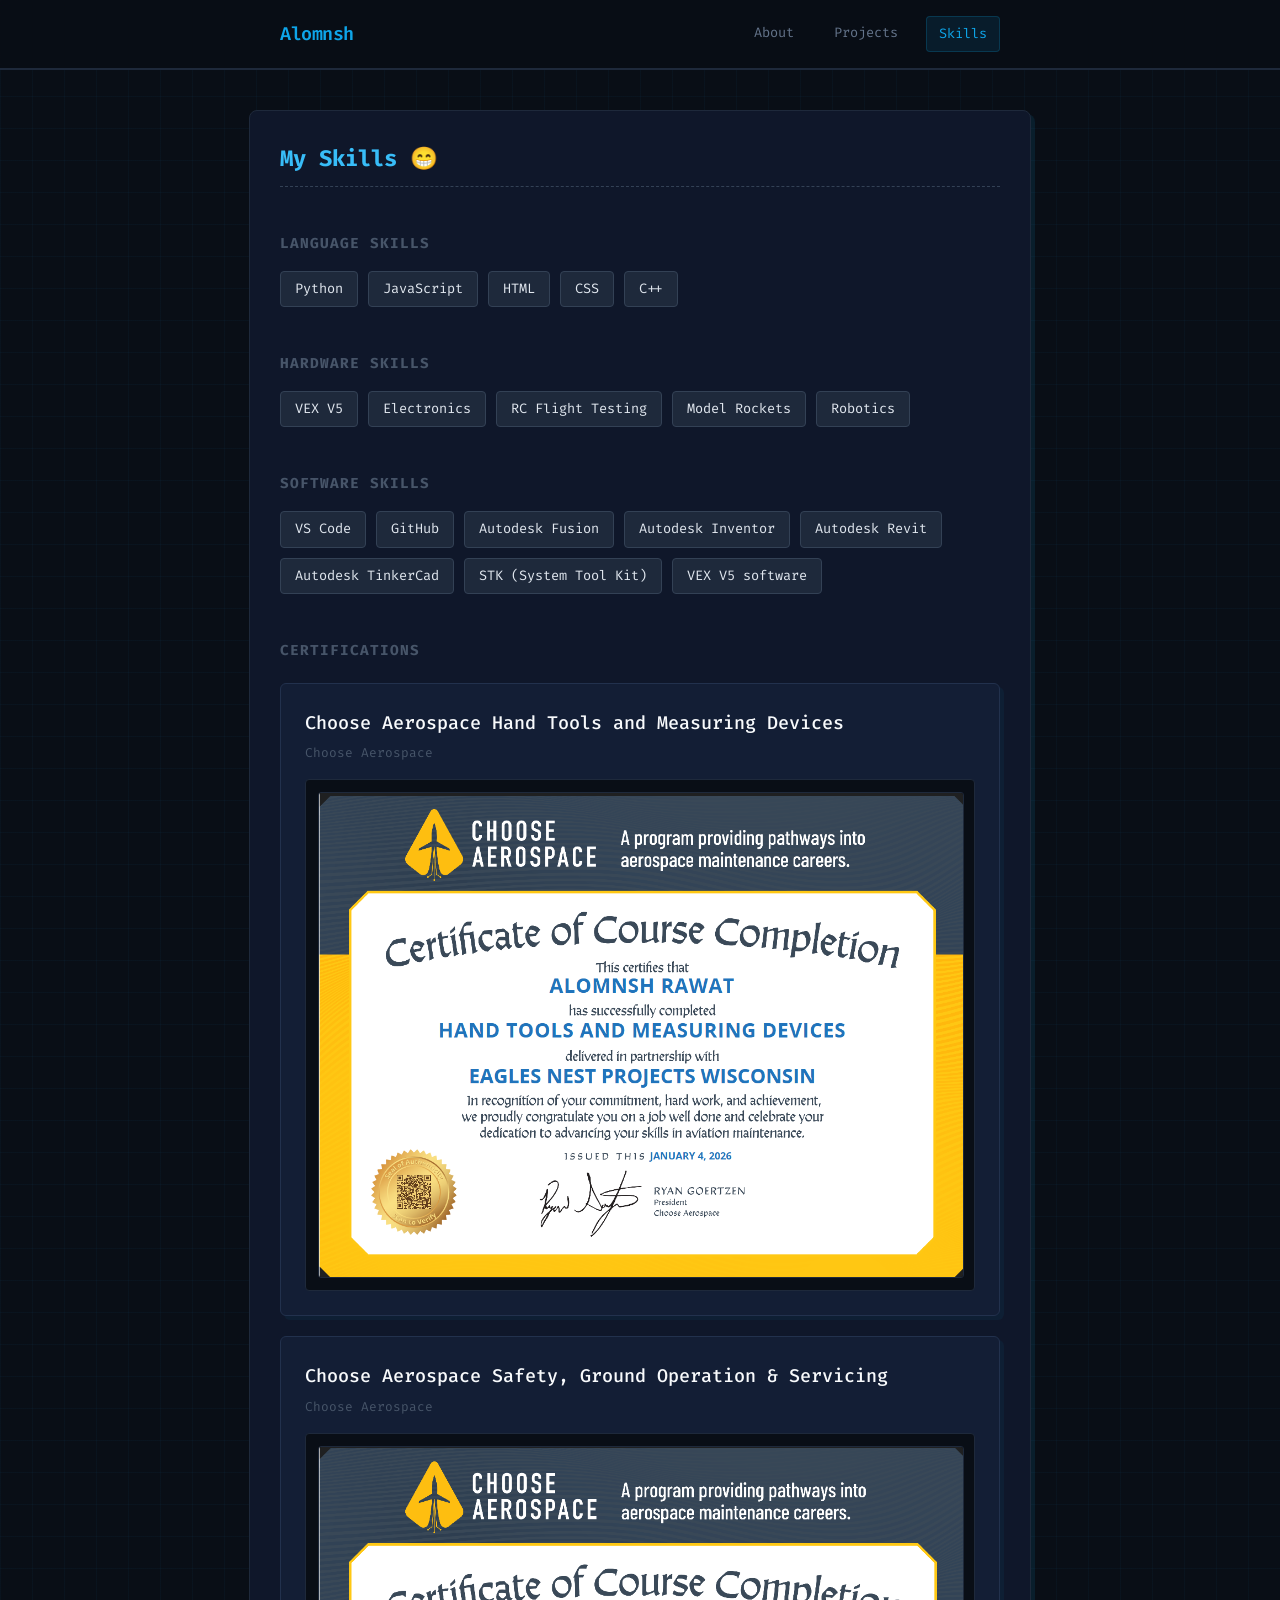
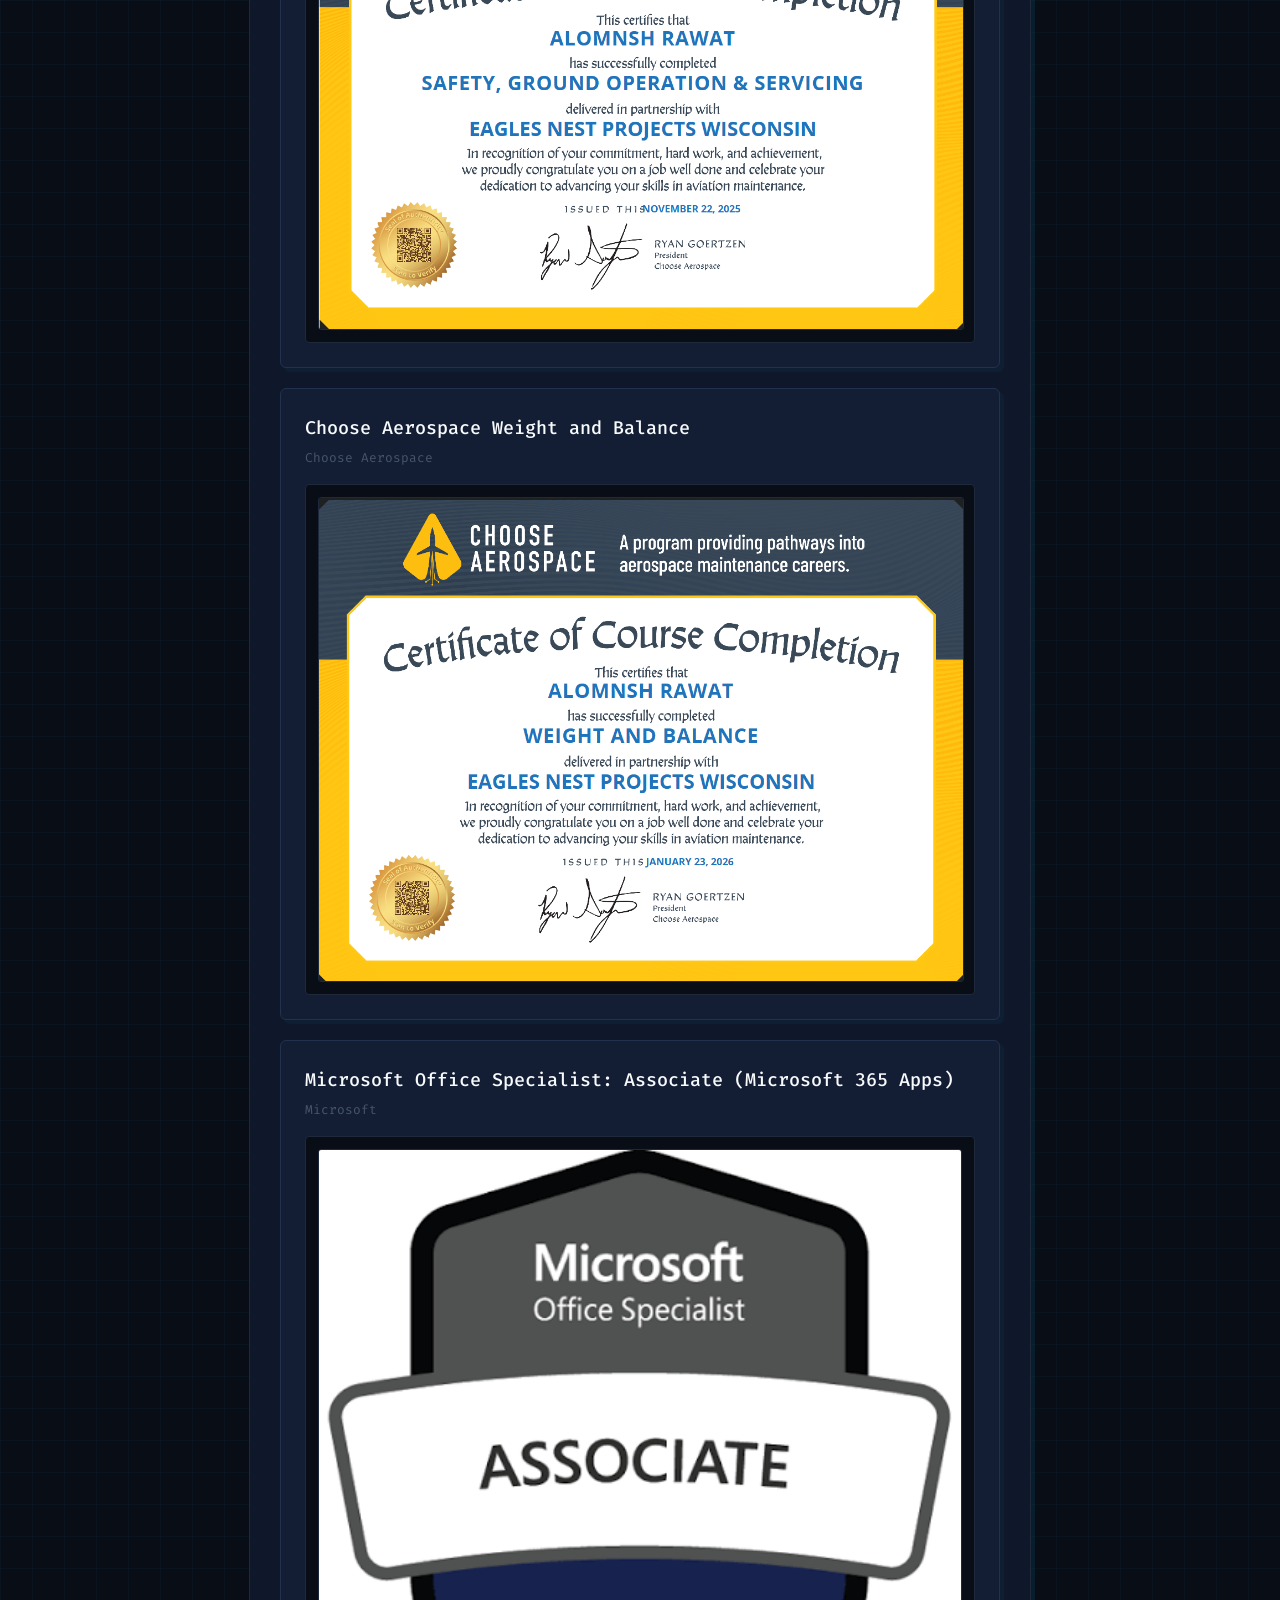
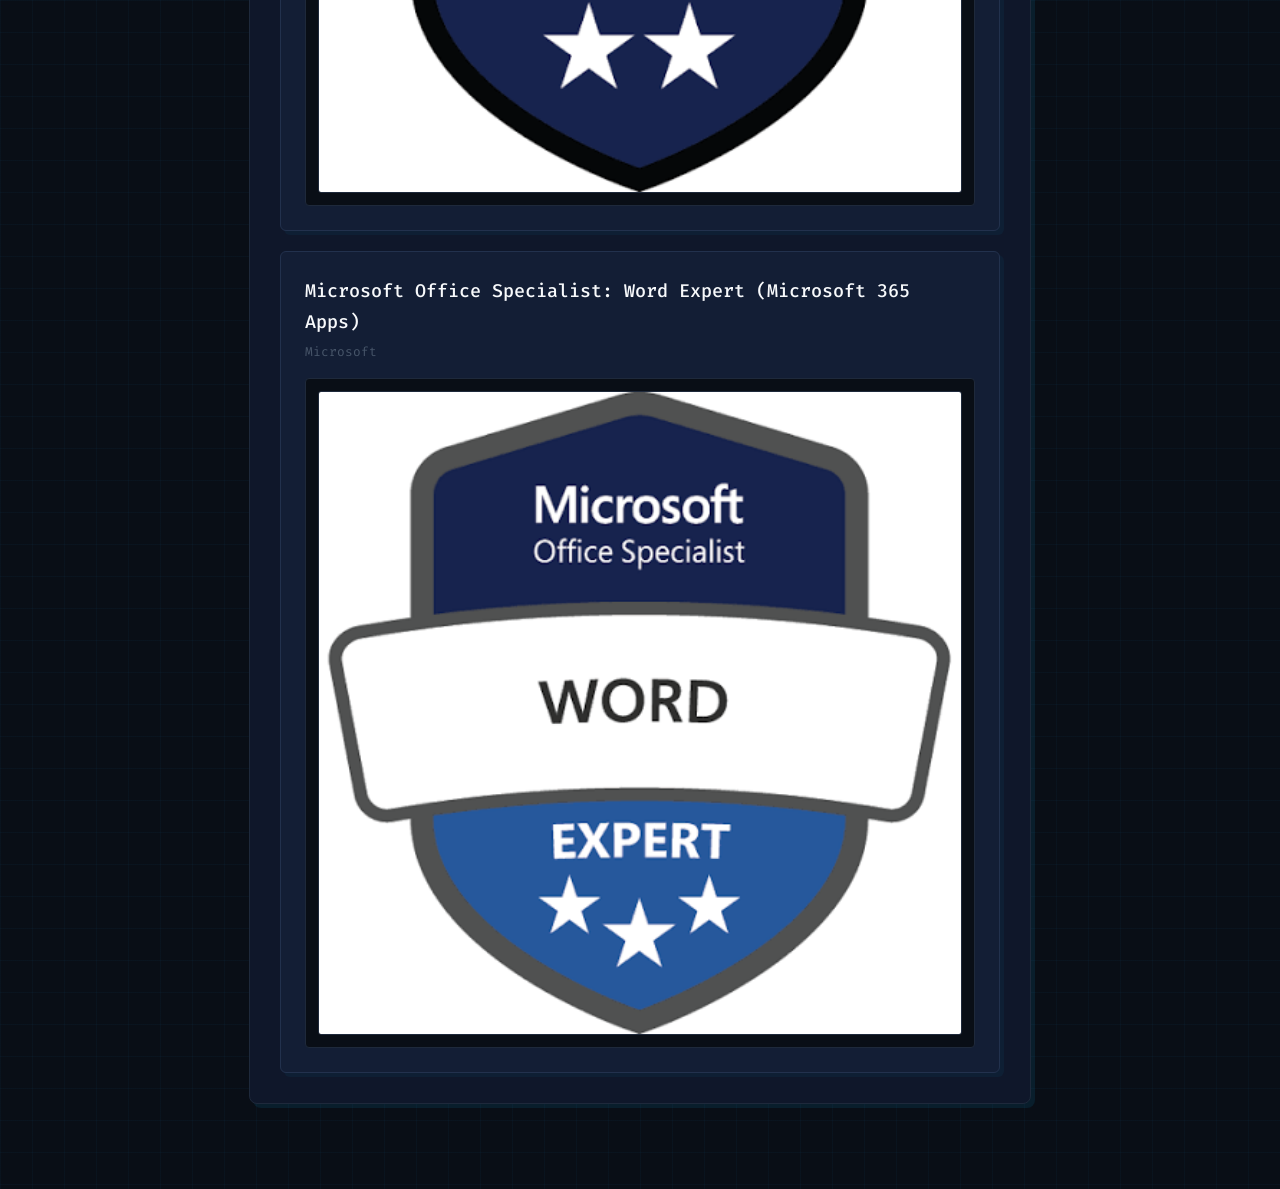
<file: skills.html>
<!DOCTYPE html>
<html lang="en">
<head>
    <meta charset="UTF-8">
    <meta name="viewport" content="width=device-width, initial-scale=1.0">
    <title>Alomnsh | Skills</title>
    <link rel="stylesheet" href="style.css">
</head>
<body>
    <!-- Navigation Bar -->
    <nav class="navbar">
        <div class="nav-container">
            <a href="index.html" class="nav-logo">Alomnsh</a>
            <div class="nav-links">
                <a href="index.html">About</a>
                <a href="project.html">Projects</a>
                <a href="skills.html" class="active">Skills</a>
            </div>
        </div>
    </nav>

    <main class = "main-content">
        <section id = "skills">
            <h2>My Skills 😁</h2>

            <!--Languages-->
            <h3 class="subsection-title">Language Skills</h3>
            <div class="skills-grid">
                <div class="inventory-tag">Python</div>
                <div class="inventory-tag">JavaScript</div>
                <div class="inventory-tag">HTML</div>
                <div class="inventory-tag">CSS</div>
                <div class="inventory-tag">C++</div>
            </div>

            <!--Hardware-->
            <h3 class="subsection-title">Hardware Skills</h3>
            <div class="skills-grid">
                <div class="inventory-tag">VEX V5</div>
                <div class="inventory-tag">Electronics</div>
                <div class="inventory-tag">RC Flight Testing</div>
                <div class="inventory-tag">Model Rockets</div>
                <div class="inventory-tag">Robotics</div>
            </div>

            <!--Software-->
            <h3 class="subsection-title">Software Skills</h3>
            <div class="skills-grid">
                <div class="inventory-tag">VS Code</div>
                <div class="inventory-tag">GitHub</div>
                <div class="inventory-tag">Autodesk Fusion</div>
                <div class="inventory-tag">Autodesk Inventor</div>
                <div class="inventory-tag">Autodesk Revit</div>
                <div class="inventory-tag">Autodesk TinkerCad</div>
                <div class="inventory-tag">STK (System Tool Kit)</div>
                <div class="inventory-tag">VEX V5 software</div>
            </div>

            <h3 class="subsection-title">Certifications</h3>
            <div class="certifications-grid">

                <a href="https://courses.chooseaerospace.org/certificates/f3d0ec9192c14c3c8feac98218f228e8" target="_blank" class="cert-card-link">
                    <div class="cert-card">
                        <div class="cert-text">
                            <span class="cert-title">Choose Aerospace Hand Tools and Measuring Devices</span>
                            <span class="cert-issuer">Choose Aerospace</span>
                        </div>

                        <div class="card-media-group">
                            <img src="assets/CA Certificate Hand and Tools.png" alt="Hand Tools and Measuring Devices Certification">
                        </div>
                    </div>
                </a>

                <a href="https://courses.chooseaerospace.org/certificates/d825834ffb664d1cb2c9597c83c57611" target="_blank" class="cert-card-link">
                    <div class="cert-card">
                        <div class="cert-text">
                            <span class="cert-title">Choose Aerospace Safety, Ground Operation & Servicing</span>
                            <span class="cert-issuer">Choose Aerospace</span>
                        </div>
                        <div class="card-media-group">
                            <img src="assets/CA Certificate Safety and Ground.png" alt="Safety, Ground Operation & Servicing Certification">
                        </div>
                    </div>
                </a>

                <a href="https://courses.chooseaerospace.org/certificates/6e7abf9d24ca4bf9a9df3aaa6738cef4" target="_blank" class="cert-card-link">
                    <div class="cert-card">
                        <div class="cert-text">
                            <span class="cert-title">Choose Aerospace Weight and Balance</span>
                            <span class="cert-issuer">Choose Aerospace</span>
                        </div>
                        <div class="card-media-group">
                            <img src="assets/CA Certificate Weight and Balance.png" alt="Weight and Balance Certification">
                        </div>
                    </div>
                </a>

                <a href="https://www.credly.com/badges/72160068-7efb-4e8d-9eb3-44ccac6ebb75" target="_blank" class="cert-card-link">
                    <div class="cert-card">
                        <div class="cert-text">
                            <span class="cert-title">Microsoft Office Specialist: Associate (Microsoft 365 Apps)</span>
                            <span class="cert-issuer">Microsoft</span>
                        </div>
                        <div class="card-media-group">
                            <img src="assets/Microsoft Office Specialist-Associate Cert.png" alt="Microsoft Office Specialist: Associate Certification">
                        </div>
                    </div>
                </a>

                <a href="https://www.credly.com/badges/0b707fe8-ab5b-42f3-a46b-c05802ebf458" target="_blank" class="cert-card-link">
                    <div class="cert-card">
                        <div class="cert-text">
                            <span class="cert-title">Microsoft Office Specialist: Word Expert (Microsoft 365 Apps)</span>
                            <span class="cert-issuer">Microsoft</span>
                        </div>
                        <div class="card-media-group">
                            <img src="assets/Microsoft Office Specialist-Word Expert Cert.png" alt="Microsoft Office Specialist: Word Expert Certification">
                        </div>
                    </div>
                </a>
            </div>
        </section>
    </main>
</body>
</html>
</file>
<file: style.css>
@import url('https://fonts.googleapis.com/css2?family=Fira+Code:wght@400;600&family=Space+Grotesk:wght@400;500;600&display=swap');

html {
  scroll-behavior: smooth;
}

body {
  margin: 0;
  padding: 110px 24px 50px 24px; 
  background: #090e16; 
  color: #d1d5db;
  font-family: 'Space Grotesk', system-ui, -apple-system, sans-serif;
  line-height: 1.65;
  
  /* A grid pattern to for the engineering theme */
  background-image: 
    linear-gradient(rgba(14, 165, 233, 0.04) 1px, transparent 1px),
    linear-gradient(90deg, rgba(14, 165, 233, 0.04) 1px, transparent 1px);
  background-size: 32px 32px;
}

::selection {
  background: rgba(14, 165, 233, 0.3);
  color: #fff;
}

.navbar {
  position: fixed;
  top: 0;
  left: 0;
  right: 0;
  width: 100%;
  background: rgba(9, 14, 22, 0.9);
  backdrop-filter: blur(10px);
  border-bottom: 2px solid #1e293b; 
  z-index: 9999;
}

.nav-container {
  max-width: 720px;
  margin: 0 auto;
  padding: 16px 20px;
  display: flex;
  justify-content: space-between;
  align-items: center;
}

.nav-logo {
  font-family: 'Fira Code', monospace;
  font-weight: 600;
  font-size: 1.15rem;
  color: #0ea5e9 !important;
  text-decoration: none;
  letter-spacing: -0.5px;
}

.nav-links {
  display: flex;
  gap: 16px;
}

.nav-links a {
  font-family: 'Fira Code', monospace;
  color: #64748b;
  font-size: 0.85rem;
  text-decoration: none;
  padding: 6px 12px;
  border-radius: 4px;
  transition: all 0.15s ease-in-out;
}

.nav-links a:hover {
  color: #38bdf8;
  background: #151f32;
}

.nav-links a.active {
  color: #0ea5e9;
  background: rgba(14, 165, 233, 0.1);
  border: 1px solid rgba(14, 165, 233, 0.2);
}

section {
  max-width: 720px;
  margin: 0 auto 35px auto;
  padding: 30px;
  background: #0f172a;
  border: 1px solid #1e293b;
  border-radius: 8px;
  box-shadow: 4px 4px 0px 0px rgba(14, 165, 233, 0.1); 
}

h1 {
  font-family: 'Fira Code', monospace;
  font-size: 2.25rem;
  color: #f8fafc;
  margin: 0 0 10px 0;
  letter-spacing: -1px;
}

h2 {
  font-family: 'Fira Code', monospace;
  font-size: 1.4rem;
  color: #38bdf8;
  margin-top: 0;
  margin-bottom: 20px;
  padding-bottom: 8px;
  border-bottom: 1px dashed #334155; 
}

.contact-btn {
  background: transparent;
  color: #0ea5e9;
  border: 2px solid #0ea5e9;
  font-family: 'Fira Code', monospace;
  font-size: 0.9rem;
  font-weight: 600;
  padding: 10px 20px;
  border-radius: 4px;
  cursor: pointer;
  transition: 0.2s ease;
}

.contact-btn:hover {
  background: #0ea5e9;
  color: #090e16;
  box-shadow: 0 0 12px rgba(14, 165, 233, 0.4);
}

.subsection-title {
  font-family: 'Fira Code', monospace;
  color: #475569;
  font-size: 0.9rem;
  text-transform: uppercase;
  letter-spacing: 1px;
  margin: 45px 0 15px 0;
}

.project-grid {
  display: grid;
  grid-template-columns: 1fr;
  gap: 20px;
}

.project-card-link {
  text-decoration: none;
  color: inherit;
  display: block;
}

.project-card {
  background: #131e35; 
  padding: 24px;
  border-radius: 6px;
  border: 1px solid #22314d;
  transition: transform 0.2s cubic-bezier(0.175, 0.885, 0.32, 1.275);
}

.project-card-link:hover .project-card {
  transform: scale(1.015); 
  border-color: #38bdf8;
}

.project-card h3 {
  margin: 0 0 8px 0;
  font-size: 1.15rem;
  color: #f1f5f9;
}

.project-card-link:hover .project-card h3 {
  color: #38bdf8;
}

.project-card p {
  color: #94a3b8;
}

.card-media-group {
  display: flex;
  flex-wrap: wrap; 
  gap: 12px;
  margin-top: 16px;
  padding: 12px;
  background: #090e16;
  border: 1px solid #1e293b;
  border-radius: 4px;
}

.card-media-group img, 
.project-video {
  flex: 1 1 200px; 
  max-width: 100%;
  height: auto;
  border-radius: 3px;
  border: 1px solid #1e293b;
}

.project-video {
  background: #000;
}

.popup-overlay {
  position: fixed;
  top: 0;
  left: 0;
  width: 100vw;
  height: 100vh;
  background: rgba(5, 8, 15, 0.85);
  z-index: 99999;
  display: flex;
  align-items: center;
  justify-content: center;
  opacity: 0;
  pointer-events: none;
  transition: opacity 0.2s ease-out;
}

.popup-overlay.open {
  opacity: 1;
  pointer-events: auto;
}

.popup-box {
  background: #0f172a;
  border: 2px solid #0ea5e9;
  border-radius: 6px;
  padding: 32px;
  width: 100%;
  max-width: 420px;
  position: relative;
}

.close-popup {
  position: absolute;
  top: 12px;
  right: 16px;
  color: #475569;
  font-family: monospace;
  font-size: 1.4rem;
  cursor: pointer;
}

.close-popup:hover {
  color: #ef4444;
}

.popup-box h3 {
  margin: 0 0 16px 0;
  font-family: 'Fira Code', monospace;
  color: #f8fafc;
  font-size: 1.25rem;
}

.contact-info-grid {
  background: #090e16;
  border: 1px solid #1e293b;
  border-radius: 4px;
  padding: 16px;
  margin-bottom: 24px;
}

.contact-row {
  display: flex;
  flex-direction: column;
  gap: 12px;
}

.coord-value {
  font-size: 0.95rem;
  font-family: 'Fira Code', monospace;
}

.coord-value a {
  color: #e2e8f0;
  text-decoration: none;
  transition: color 0.2s ease-in-out;
}

.coord-value a:hover {
  color: #0ea5e9;
}

.close-panel-btn {
  width: 100%;
  background: #1e293b;
  color: #f8fafc;
  border: none;
  padding: 12px;
  font-family: 'Fira Code', monospace;
  font-size: 0.85rem;
  font-weight: 600;
  border-radius: 4px;
  cursor: pointer;
  transition: background 0.15s;
}

.close-panel-btn:hover {
  background: #2d3748;
}

@media (max-width: 580px) {
  body {
    padding: 90px 16px 30px 16px;
  }
  section {
    padding: 20px;
  }
  .card-media-group img, 
  .project-video {
    flex: 1 1 100%; 
  }
}

.inventory-tag {
    font-family: 'Fira Code', monospace;
    font-size: 0.85rem;
    color: #e2e8f0;
    background: #1e293b;
    border: 1px solid #334155;
    padding: 6px 14px;
    border-radius: 4px;
    transition: all 0.15s ease-in-out;
}

.inventory-tag:hover {
  border-color: #0ea5e9;
  background: rgba(14, 165, 233, 0.08);
  color: #38bdf8;
  transform: translateY(-1px);
}

.skills-grid {
    display: flex;
    flex-wrap: wrap;
    gap: 10px;
    margin-bottom: 10px;
}

.org-grid {
    display: flex;
    flex-direction: column;
    gap: 24px;
    margin-top: 20px;
}

.org-card-link {
    text-decoration: none !important;
    display: block;
}

.org-card {
    background: #131e35;
    padding: 24px;
    border-radius: 6px;
    border: 1px solid #22314d;
    box-shadow: 4px 4px 0px 0px rgba(14, 165, 233, 0.05);
    display: flex;
    align-items: center;
    justify-content: space-between;
    gap: 24px;
    transition: transform 0.2s cubic-bezier(0.175, 0.885, 0.32, 1.275), border-color 0.2s ease;
}

.org-card-link:nth-child(even) .org-card {
    flex-direction: row-reverse;
}

.org-card:hover {
    transform: scale(1.015);
    border-color: #38bdf8;
}

.org-content {
    flex: 1;
}

.org-card h3 {
    font-family: 'Fira Code', monospace;
    margin: 0 0 6px 0;
    font-size: 1.25rem;
    color: #f8fafc;
}

.org-role {
    font-family: 'Fira Code', monospace;
    font-size: 0.8rem;
    color: #475569;
    margin: 0 0 16px 0;
}

.org-card p {
    margin: 0;
    color: #d1d5db;
    font-size: 0.95rem;
    line-height: 1.6;
}

.org-media {
    flex: 0 0 140px;
    width: 140px;
    height: 140px;
    display: flex;
    align-items: center;
    justify-content: center;
}

.org-media img {
    max-width: 100%;
    max-height: 100%;
    object-fit: contain;
    border-radius: 4px;
}

@media (max-width: 600px) {
    .org-card, .org-card-link:nth-child(even) .org-card {
        flex-direction: column-reverse;
        align-items: flex-start;
        gap: 16px;
    }
    .org-media {
        width: 80px;
        height: 80px;
        flex: 0 0 80px;
    }
}

.certifications-grid {
    display: flex;
    flex-direction: column;
    gap: 20px;
    margin-top: 20px;
}

.cert-card {
    background: #131e35;
    padding: 24px;
    border-radius: 6px;
    border: 1px solid #22314d;
    box-shadow: 4px 4px 0px 0px rgba(14, 165, 233, 0.05);
    transition: transform 0.2s cubic-bezier(0.175, 0.885, 0.32, 1.275), border-color 0.2s ease;
}

.cert-card:hover {
    transform: scale(1.015);
    border-color: #38bdf8;
}

.cert-text {
    display: flex;
    flex-direction: column;
    gap: 4px;
}

.cert-title {
    font-family: 'Fira Code', monospace;
    font-size: 1.15rem;
    color: #f8fafc;
    font-weight: 500;
}

.cert-issuer {
    font-family: 'Fira Code', monospace;
    font-size: 0.8rem;
    color: #475569;
}

.cert-card-link {
    text-decoration: none !important;
    display: block;
}

.achievements-grid {
    display: flex;
    flex-direction: column;
    gap: 20px;
}

.achievements-card {
    background: #131e35;
    padding: 24px;
    border-radius: 6px;
    border: 1px solid #22314d;
    box-shadow: 4px 4px 0px 0px rgba(14, 165, 233, 0.05);
    transition: transform 0.2s cubic-bezier(0.175, 0.885, 0.32, 1.275), border-color 0.2s ease;
}

.achievements-card:hover {
    transform: scale(1.015);
    border-color: #38bdf8;
}

.achievements-text {
    display: flex;
    flex-direction: column;
    gap: 6px;
}

.achievements-title {
    font-family: 'Fira Code', monospace;
    font-size: 1.15rem;
    color: #f8fafc;
    font-weight: 500;
}

.achievements-desc {
    font-family: 'Fira Code', monospace;
    font-size: 0.85rem;
    color: #94a3b8;
    line-height: 1.5;
}

.achievements-link {
    text-decoration: none;
    display: block;
}

.achievements-link:hover .achievements-card {
    transform: scale(1.015);
    border-color: #38bdf8;
}

.status-pill {
  display: inline-block;
  font-family: 'Fira Code', monospace;
  font-size: 0.75rem;
  font-weight: 500;
  padding: 4px 10px;
  border-radius: 12px;
  margin-left: 8px;
  vertical-align: middle;
  text-transform: uppercase;
  letter-spacing: 0.5px;
}

.status-pill.completed {
  background: rgba(16, 185, 129, 0.1);
  color: #10b981;
  border: 1px solid rgba(16, 185, 129, 0.3);
}

.status-pill.progress {
  background: rgba(245, 158, 11, 0.1);
  color: #f59e0b;
  border: 1px solid rgba(245, 158, 11, 0.3);
}
</file>
